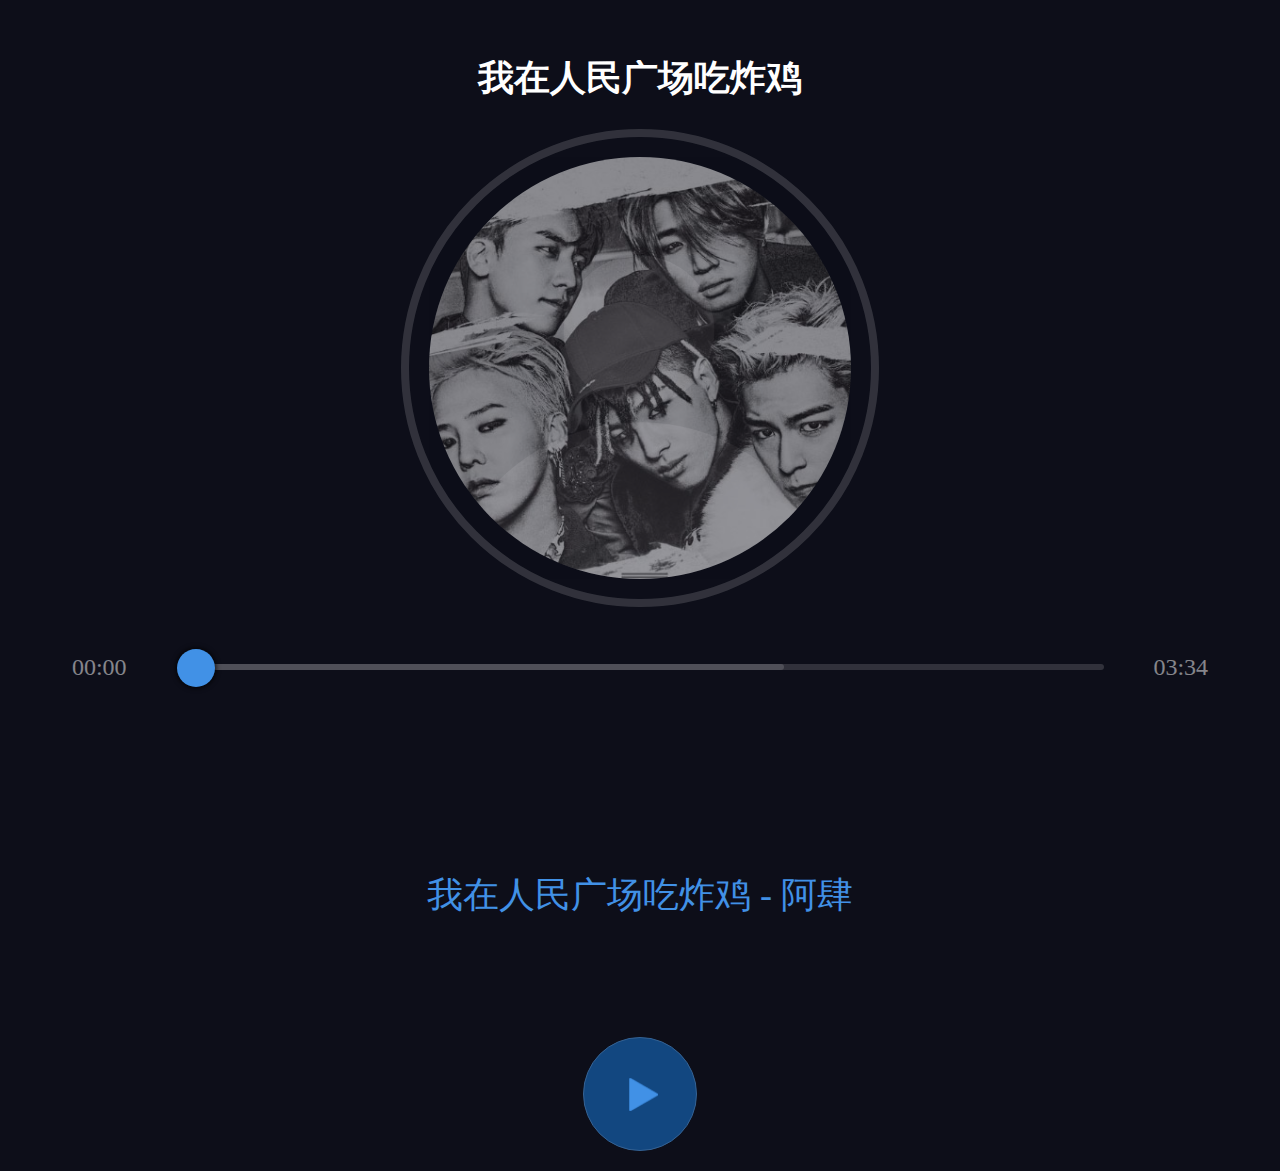
<file: index.html>
<!DOCTYPE html>
<html>
<head>
  <meta charset="UTF-8">
  <meta name="viewport" content="width=device-width, initial-scale=1, user-scalable=no"/>
  <meta name="apple-mobile-web-app-capable" content="yes"/>
  <meta name="apple-mobile-web-app-status-bar-style" content="black"/>
  <meta name="format-detection" content="telephone=no, email=no"/>
  <meta name="renderer" content="webkit">
  <meta http-equiv="X-UA-Compatible" content="IE=edge">
  <meta name="HandheldFriendly" content="true">
  <meta name="MobileOptimized" content="320">
  <meta name="screen-orientation" content="portrait">
  <meta name="x5-orientation" content="portrait">
  <meta name="full-screen" content="yes">
  <meta name="x5-fullscreen" content="true">
  <meta name="browsermode" content="application">
  <meta name="x5-page-mode" content="app">
  <meta name="msapplication-tap-highlight" content="no">
  <title>player-多行歌词</title>
  <link href="./css/index.css" rel="stylesheet">
  <script>
    var width = document.documentElement.clientWidth;
    var height = document.documentElement.clientHeight;
    var devWidth = height > width ? width : height;
    if (devWidth > 750) devWidth = 750; //取短后是否会大于640
    document.documentElement.style.fontSize = devWidth / (750 / 100) + 'px';
  </script>
</head>

<body>
<div class="main">
  <section class="player-wrapper">
    <div class="song-title text-overflow">我在人民广场吃炸鸡</div>
    <div class="player-singer">
      <div class="img-box">
        <img class="hide" src=""/>
      </div>
    </div>
    <div class="player-controls">
      <div class="controls-time" id="time_curr">
        00:00
      </div>
      <div class="controls-progress" id="c_track">
        <div>
          <p id="c_loadprogress"></p>
          <span id="c_progress"></span>
          <div class="progress-btn" id="c_slide">
            <em></em>
          </div>
        </div>
      </div>
      <div class="controls-time tr" id="time_total">
        00:00
      </div>
      <div class="loading-wrapper">
        <div class="loading"></div>
      </div>
    </div>
    <div class="player-lry" id="player_lry_par">
      <div id="player_lry">
      </div>
    </div>
    <div class="btn-box" isPlay="2">
      <div class="player-btn" id="vc_btn_play">
        <p>
          <i class="icon-play"></i>
        </p>
      </div>
      <div class="player-btn hide" id="vc_btn_pause">
        <p>
          <i class="icon-pause"></i>
        </p>
      </div>
    </div>
  </section>
</div>
</body>
<script src="./lib/jquery-1.11.2.min.js"></script>
<script src="./lib/web_VideoPlayer/web_VideoControl.js"></script>
<script src="./lib/web_VideoPlayer/web_VideoPlayer.js"></script>
<script>
  var songlist = ['./assets/阿肆 - 我在人民广场吃炸鸡.mp3'];
  var player = new web_VideoPlayer();
  player.autoplay = false;

  var playerControl = new web_VideoControl(player);
  playerControl.initProgress($('#c_track'), $('#c_slide'), $('#c_progress'), $('#c_loadprogress'));
  var vc_btn_obj = {
    btn_pause: $('#vc_btn_pause'),
    btn_play: $('#vc_btn_play')
  };
  playerControl.initControl(vc_btn_obj);

  var lyricList = {}, lyricTime = [];
  var userAgent = window.navigator.userAgent.toLowerCase();
  var tagMobile = userAgent.match(/Mobile/i);
  if (tagMobile != "mobile") {//移动端
    $('.player-controls .controls-time').css('text-align', 'center');
  }

  var imgSrc = 'img/d0d7e1e4b9b25c126e71847a5948be66.jpg';


  $(function () {

    $('title').text($('.song-title').text());


    $('.img-box img').attr('src', imgSrc).fadeIn(1500);

    $('.btn-box .player-btn:eq(1)').removeClass('hide');

    var p_offset_top = 0, p_height = 0, target_location = 0;

    //媒体的元数据已经加载完毕
    player.addEvent(player.events.loadedmetadata, function (e) {
      $('#time_total').text(playerControl.timeFormat(player.duration));
    });
    //播放
    player.addEvent(player.events.play, function (e) {
      player.autoplay = true;
      //是否播放，1：播放；2，暂停
      $('.btn-box').attr('isPlay', '1');

    });
    //暂定
    player.addEvent(player.events.pause, function (e) {
      //是否播放，1：播放；2，暂停
      $('.btn-box').attr('isPlay', '2');
    });


    player.addEvent(player.events.timeupdate, function (e) {
      $('#time_curr').text(playerControl.timeFormat(e.currentTime));
      $('#time_total').text(playerControl.timeFormat(e.duration));

      //显示歌词
      var currentTime = Math.round(e.currentTime);
      var _index = 0;

      for (var i = 0; i < lyricTime.length; i++) {

        if (lyricTime[i] <= currentTime - 1) {
          $('.player-lry p').removeClass('colorfff');
          $('.player-lry p').eq(i).addClass('colorfff');
          _index = i;
        }
      }

      var box_offset = $("#player_lry").offset().top;
      var p_offset = $('.player-lry p').eq(_index).offset().top;//当前播放位置的偏移量
      targetY = box_offset + (p_offset_top - p_offset) - target_location;
      st();
    });
    var targetY = 0;
    var to;

    function st() {
      if (to) {
        clearTimeout(to);
      }      
      var tt = $("#player_lry").css("top").slice(0, -2);
      var t_of = tt*1 - 5;
      if(Math.abs(tt-targetY)<=5){
        t_of = targetY;
      }
      if(Math.abs(tt-targetY)>$("#player_lry_par").outerHeight(true)/2){
        $("#player_lry").css('top', targetY);
        return;
      }      
      to = setTimeout(function () {
        if (tt > targetY) {
          $("#player_lry").css('top', t_of);
          st();
        }
      }, 60);
    }

    player.addEvent(player.events.seeking, function (e) {
      var isPlay = $('.btn-box').attr('isPlay');
      if (isPlay == 2) {
        return false;
      }
      // console.log('seeking');
      $('.loading').fadeIn(100);
      $('.btn-box .player-btn').css('display', 'none');
      $('.btn-box .player-btn:eq(0)').css('display', '-webkit-box');
      //alert('seeking');

    });

    //在跳跃操作完成时触发
    player.addEvent(player.events.seeked, function (e) {
      $('.loading').fadeOut(100);
      var isPlay = $('.btn-box').attr('isPlay');
      if (isPlay == 2) {
        return false;
      }
      console.log('seeked');
      $('.btn-box .player-btn').css('display', 'none');
      $('.btn-box .player-btn:eq(1)').css('display', '-webkit-box');
    });


    //在媒体数据已经有足够的数据（至少播放数帧）可供播放时触发。这个事件对应CAN_PLAY的readyState。
    player.addEvent(player.events.canplay, function (e) {
      // console.log('canplay');
      $('.loading').fadeOut(100);
    });

    //播放结束
    player.addEvent(player.events.ended, function (e) {
      // console.log('ended');
      $('.btn-box .player-btn').css('display', 'none');
      $('.btn-box .player-btn:eq(0)').css('display', '-webkit-box');
    });


    player.addEvent(player.events.errors, function (e) {
      console.log('errors');
      var isPlay = $('.btn-box').attr('isPlay');
      if (isPlay == 2) {
        return false;
      }
      alert('网络异常');
      $('.loading').fadeIn(100);
      $('.btn-box .player-btn').css('display', 'none');
      $('.btn-box .player-btn:eq(0)').css('display', '-webkit-box');
    });


    player.load(songlist);
    getLyric();

    //获取歌词
    function getLyric() {
      $.ajax({
        type: "get",
        url: "./assets/阿肆我在人民广场吃炸鸡.lrc",
        data: {},
        dataType: "text",
        success: function (data) {
          lyricList = parseLyric(data);
          for (var i = 0; i < lyricTime.length; i++) {
            $('.player-lry div').append('<p>' + lyricList[lyricTime[i]] + '</p>');
          }
          p_offset_top = $('.player-lry p').eq(0).offset().top;
          p_height = $('.player-lry p:eq(0)').outerHeight(true);
          target_location = p_offset_top - p_height;//目标位置的偏移量
        },
        error: function (xhr) {
          console.log('错误');
        }
      });
    }

    //解析歌词
    function parseLyric(lrc) {
      var lyrics = lrc.split("\n");
      var lrcObj = {};
      for (var i = 0; i < lyrics.length; i++) {
        var lyric = decodeURIComponent(lyrics[i]);
        var timeReg = /\[\d*:\d*((\.|\:)\d*)*\]/g;
        var timeRegExpArr = lyric.match(timeReg);
        if (!timeRegExpArr)continue;
        var clause = lyric.replace(timeReg, '');

        for (var k = 0, h = timeRegExpArr.length; k < h; k++) {
          var t = timeRegExpArr[k];
          var min = Number(String(t.match(/\[\d*/i)).slice(1)),
            sec = Number(String(t.match(/\:\d*/i)).slice(1));
          var time = min * 60 + sec; //把时间转换成秒
          if (clause != '') {
            lrcObj[time] = clause;
            lyricTime.push(time);//保存时间
          }
        }
      }
      return lrcObj;
    }


  });
</script>
</html>
</file>
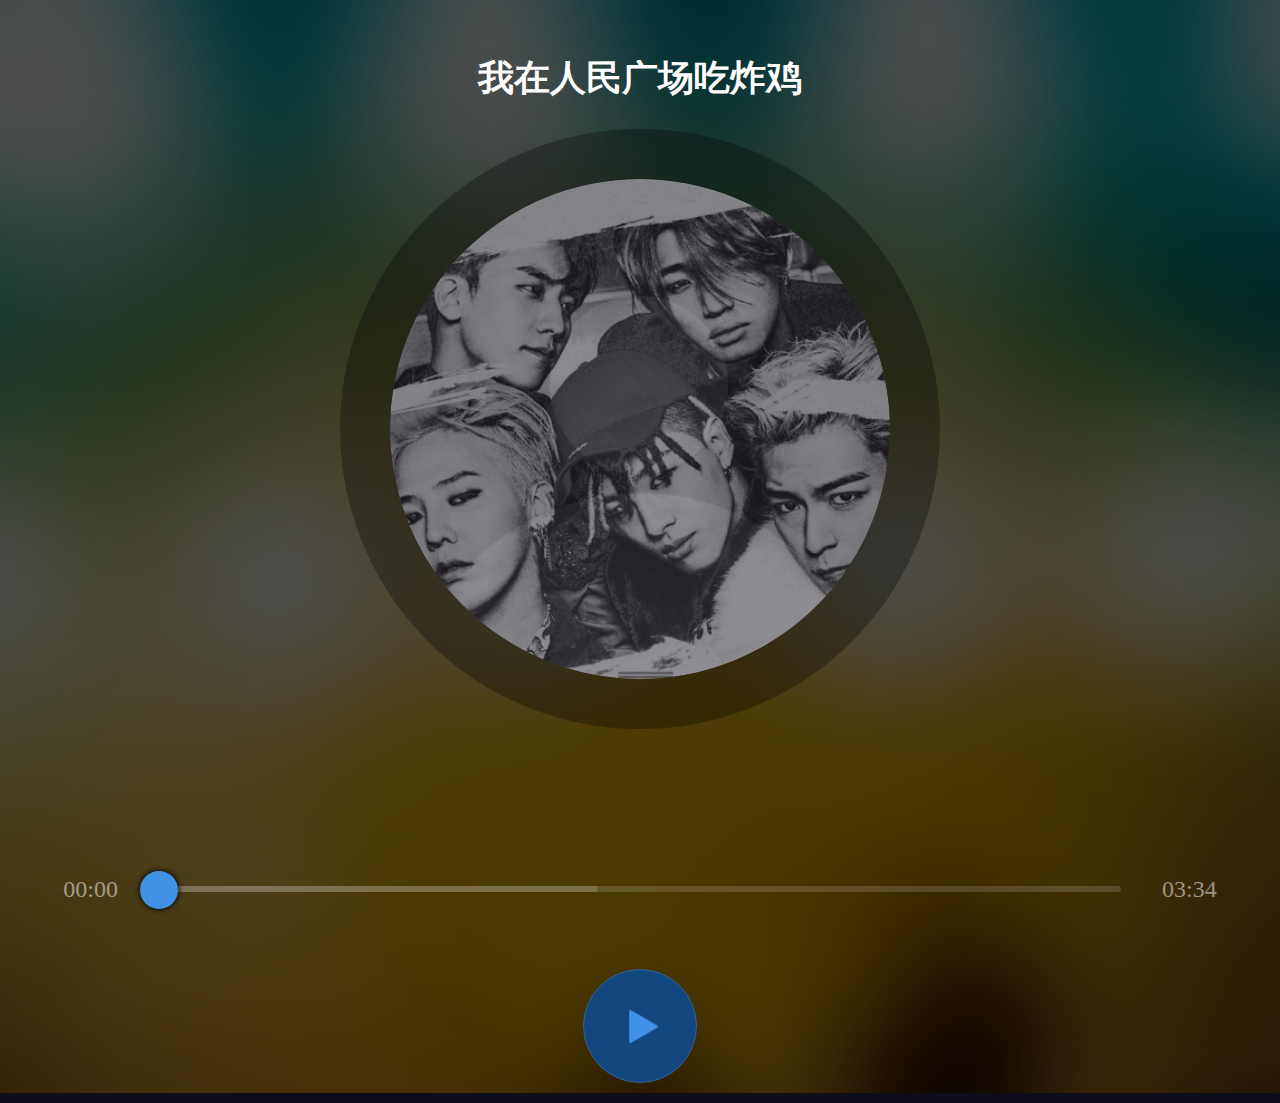
<file: webplayer.html>
<!DOCTYPE html>
<html>
<head>
  <meta charset="UTF-8">
  <meta name="viewport" content="width=device-width, initial-scale=1, user-scalable=no"/>
  <meta name="apple-mobile-web-app-capable" content="yes"/>
  <meta name="apple-mobile-web-app-status-bar-style" content="black"/>
  <meta name="format-detection" content="telephone=no, email=no"/>
  <meta name="renderer" content="webkit">
  <meta http-equiv="X-UA-Compatible" content="IE=edge">
  <meta name="HandheldFriendly" content="true">
  <meta name="MobileOptimized" content="320">
  <meta name="screen-orientation" content="portrait">
  <meta name="x5-orientation" content="portrait">
  <meta name="full-screen" content="yes">
  <meta name="x5-fullscreen" content="true">
  <meta name="browsermode" content="application">
  <meta name="x5-page-mode" content="app">
  <meta name="msapplication-tap-highlight" content="no">
  <title>player-一行歌词</title>
  <link href="./css/player.css" rel="stylesheet">
  <script>
    var width = document.documentElement.clientWidth;
    var height = document.documentElement.clientHeight;
    var devWidth = height > width ? width : height;
    if (devWidth > 750) devWidth = 750; //取短后是否会大于640
    document.documentElement.style.fontSize = devWidth / (750 / 100) + 'px';
  </script>
</head>

<body>
<div class="main">
  <section class="player-wrapper js-wrapper">
    <div class="js-up">
      <div class="song-title text-overflow">我在人民广场吃炸鸡</div>
      <div class="player-singer">
        <div class="img-box">
          <img class="hide" src=""/>
        </div>
      </div>
      <div class="player-lry" id="player_lry_par">
        <div id="player_lry">

        </div>
      </div>
      <div class="player-controls">
        <div class="controls-time" id="time_curr">
          00:00
        </div>
        <div class="controls-progress" id="c_track">
          <div>
            <p id="c_loadprogress"></p>
            <span id="c_progress"></span>
            <div class="progress-btn" id="c_slide">
              <em >&nbsp;</em>
            </div>
          </div>
        </div>
        <div class="controls-time tr" id="time_total">
          00:00
        </div>
        <div class="loading-wrapper">
          <div class="loading"></div>
        </div>
      </div>
    </div>
    <div class="btn-box js-btn" isPlay="2">
      <div class="player-btn" id="vc_btn_play">
        <p>
          <i class="icon-play"></i>
        </p>
      </div>
      <div class="player-btn hide" id="vc_btn_pause">
        <p>
          <i class="icon-pause"></i>
        </p>
      </div>
    </div>
  </section>
</div>
</body>
<script src="./lib/jquery-1.11.2.min.js"></script>
<script src="./lib/web_VideoPlayer/web_VideoControl.js"></script>
<script src="./lib/web_VideoPlayer/web_VideoPlayer.js"></script>
<script>
  var songlist = ['./assets/阿肆 - 我在人民广场吃炸鸡.mp3'];
  var player = new web_VideoPlayer();
  player.autoplay = false;

  var playerControl = new web_VideoControl(player);
  playerControl.initProgress($('#c_track'), $('#c_slide'), $('#c_progress'), $('#c_loadprogress'));
  var vc_btn_obj = {
    btn_pause: $('#vc_btn_pause'),
    btn_play: $('#vc_btn_play')
  };
  playerControl.initControl(vc_btn_obj);

  var lyricList = {}, lyricTime = [];
  var userAgent = window.navigator.userAgent.toLowerCase();
  var tagMobile = userAgent.match(/Mobile/i);
  if (tagMobile != "mobile") {//移动端
    $('.player-controls .controls-time').css('text-align', 'center');
  }

  var imgSrc = 'img/d0d7e1e4b9b25c126e71847a5948be66.jpg';


  $(function () {
    //按钮位置计算
    var wHeight= $('.js-wrapper').height();
    var upHeight= $('.js-up').height();
    var btnHeight= wHeight - upHeight - 30;
    $('.js-btn').css("height",btnHeight+"px");
    $('title').text($('.song-title').text());


    $('.img-box img').attr('src', imgSrc).fadeIn(1500);

    $('.btn-box .player-btn:eq(1)').removeClass('hide');

    //媒体的元数据已经加载完毕
    player.addEvent(player.events.loadedmetadata, function (e) {
      $('#time_total').text(playerControl.timeFormat(player.duration));
    });
    //播放
    player.addEvent(player.events.play, function (e) {
      player.autoplay = true;
      //是否播放，1：播放；2，暂停
      $('.btn-box').attr('isPlay', '1');

    });
    //暂定
    player.addEvent(player.events.pause, function (e) {
      //是否播放，1：播放；2，暂停
      $('.btn-box').attr('isPlay', '2');
    });


    player.addEvent(player.events.timeupdate, function (e) {
      $('#time_curr').text(playerControl.timeFormat(e.currentTime));
      $('#time_total').text(playerControl.timeFormat(e.duration));

      //显示歌词
      var currentTime = Math.round(e.currentTime);
      var _index = 0;
      for (var i = 0; i < lyricTime.length; i++) {
        if (lyricTime[i] <= currentTime) {
          _index = lyricTime[i];
        }
      }
      var lrc = lyricList[_index];
      $('#player_lry').text(lrc);
    });


    player.addEvent(player.events.seeking, function (e) {
      var isPlay = $('.btn-box').attr('isPlay');
      if (isPlay == 2) {
        return false;
      }
      // console.log('seeking');
      $('.loading').fadeIn(100);
      $('.btn-box .player-btn').css('display', 'none');
      $('.btn-box .player-btn:eq(0)').css('display', '-webkit-box');
      //alert('seeking');

    });

    //在跳跃操作完成时触发
    player.addEvent(player.events.seeked, function (e) {
      $('.loading').fadeOut(100);
      var isPlay = $('.btn-box').attr('isPlay');
      if (isPlay == 2) {
        return false;
      }
      console.log('seeked');
      $('.btn-box .player-btn').css('display', 'none');
      $('.btn-box .player-btn:eq(1)').css('display', '-webkit-box');
    });


    //在媒体数据已经有足够的数据（至少播放数帧）可供播放时触发。这个事件对应CAN_PLAY的readyState。
    player.addEvent(player.events.canplay, function (e) {
      // console.log('canplay');
      $('.loading').fadeOut(100);
    });

    //播放结束
    player.addEvent(player.events.ended, function (e) {
      // console.log('ended');
      $('.btn-box .player-btn').css('display', 'none');
      $('.btn-box .player-btn:eq(0)').css('display', '-webkit-box');
    });


    player.addEvent(player.events.errors, function (e) {
      console.log('errors');
      var isPlay = $('.btn-box').attr('isPlay');
      if (isPlay == 2) {
        return false;
      }
      alert('网络异常');
      $('.loading').fadeIn(100);
      $('.btn-box .player-btn').css('display', 'none');
      $('.btn-box .player-btn:eq(0)').css('display', '-webkit-box');
    });


    player.load(songlist);
    getLyric();

    //获取歌词
    function getLyric() {
      $.ajax({
        type: "get",
        url: "./assets/阿肆我在人民广场吃炸鸡.lrc",
        data: {},
        dataType: "text",
        success: function (data) {
          lyricList = parseLyric(data);
          $('.loading').fadeOut(100);
          /*for (var i = 0; i < lyricTime.length; i++) {
            $('.player-lry div').append('<p>' + lyricList[lyricTime[i]] + '</p>');
          }*/
        },
        error: function (xhr) {
          console.log('错误');
        }
      });
    }

    //解析歌词
    function parseLyric(lrc) {
      var lyrics = lrc.split("\n");
      var lrcObj = {};
      for (var i = 0; i < lyrics.length; i++) {
        var lyric = decodeURIComponent(lyrics[i]);
        var timeReg = /\[\d*:\d*((\.|\:)\d*)*\]/g;
        var timeRegExpArr = lyric.match(timeReg);
        if (!timeRegExpArr)continue;
        var clause = lyric.replace(timeReg, '');

        for (var k = 0, h = timeRegExpArr.length; k < h; k++) {
          var t = timeRegExpArr[k];
          var min = Number(String(t.match(/\[\d*/i)).slice(1)),
            sec = Number(String(t.match(/\:\d*/i)).slice(1));
          var time = min * 60 + sec; //把时间转换成秒
          if (clause != '') {
            lrcObj[time] = clause;
            lyricTime.push(time);//保存时间
          }
        }
      }
      return lrcObj;
    }


  });
</script>
</html>
</file>
<file: css/index.css>
* {
  vertical-align: baseline;
  font-weight: inherit;
  font-family: inherit;
  font-style: inherit;
  font-size: 100%;
  outline: 0;
  padding: 0;
  margin: 0;
  border: 0;
  line-height: 1;
  box-sizing: border-box;
  -webkit-box-sizing: border-box;
  -webkit-tap-highlight-color: rgba(255, 0, 0, 0);
}

html,
body,
.main {
  font-family: "微软雅黑";
  width: 100%;
  height: 100%;
  background: #0d0e19;
  color: #fff;
}

.main {
  position: relative;
}

.main .hide {
  display: none;
}

.main .text-overflow {
  white-space: nowrap;
  overflow: hidden;
  text-overflow: ellipsis;
}

.main .tr {
  text-align: right;
}

/*-------song-wrapper---------*/
.main .player-wrapper {
  position: relative;
  width: 100%;
  height: 100%;
  padding: .6rem 0.22rem 0rem;
}

.player-wrapper .song-title {
  width: 100%;
  text-align: center;
  font-size: .36rem;
  font-weight: bold;
  padding: 0 0 3px;
  margin-bottom: .3rem;
}

.player-wrapper .player-singer {
  margin: 0 auto;
  width: 4.78rem;
  height: 4.78rem;
  border: .08rem solid rgba(255, 255, 255, .15);
  border-radius: 100%;
  overflow: hidden;
  padding: 0.2rem;
}

.player-singer .img-box {
  width: 100%;
  height: 100%;
  border-radius: 100%;
  transform-origin: 50% 50%;
  background: url(../img/default.png) 0 0 no-repeat;
  background-size: 100% 100%;
}

.player-wrapper .player-singer img {
  width: 100%;
  height: 100%;
  border-radius: 100%;
}

.player-wrapper .player-controls {
  font-size: .24rem;
  color: rgba(255, 255, 255, .5);
  display: -webkit-box;
  width: 100%;
  -webkit-box-sizing: border-box;
  height: 1.2rem;
  -webkit-box-align: center;
  margin-bottom: 0.1rem;
  position: relative;
}

.player-wrapper .player-controls .controls-time {
  float: none;
  -webkit-box-flex: 1;
  width: 0;
}

.player-wrapper .player-controls .controls-progress {
  float: none;
  -webkit-box-flex: 6;
  width: 0;
  display: -webkit-box;
  -webkit-box-sizing: border-box;
  height: 100%;
  -webkit-box-align: center;;
  cursor: pointer;
}

.controls-progress > div {
  width: 100%;
  background: rgba(255, 255, 255, .15);
  height: 0.06rem;
  border-radius: 8px;
  position: relative;
}

.controls-progress p {
  width: 1px;
  background: rgba(255, 255, 255, .15);
  height: 100%;
  border-radius: 8px;
}

.controls-progress span {
  width: 1px;
  background: #124780;
  height: 100%;
  border-radius: 8px;
  display: block;
  position: absolute;
  top: 0;
}

.progress-btn {
  width: .76rem;
  height: .76rem;
  position: absolute;
  top: -.34rem;
  left: -10.512px;
  padding: .19rem;
}

.progress-btn em {
  width: .38rem;
  height: .38rem;
  background: #4191e6;
  border-radius: 100%;
  box-shadow: 0 0 5px 1px rgba(0, 0, 0, .8);
  display: block;
}

.player-wrapper .player-lry {
  text-align: center;
  width: 100%;
  padding: 0.1rem 0.4rem;
  font-size: .36rem;
  color: #4191E6;
  overflow: hidden;
  height: 2.1rem;
  margin-bottom: .7rem;
  position: relative;
  top: 0;
  left: 0;
}

.player-lry div {
  text-align: center;
  width: 100%;
  position: absolute;
  left: 0;
  top: 1.35rem;
}

.player-wrapper .player-lry p {
  margin-bottom: 0.35rem;
  white-space: nowrap;
  word-break: break-all;
  padding:0.05rem 0;
}

.colorfff {
  color: #fff;
}

.player-btn {
  width: 1.54rem;
  padding: 0.2rem;
  margin: 0 auto;
}

.player-btn p {
  width: 100%;
  height: 1.14rem;
  border: 1px solid #356293;
  background: #124780;
  border-radius: 100%;
  cursor: pointer;
}

.player-btn i {
  width: .38rem;
  height: .38rem;
  display: block;
  margin: 0.38rem auto 0;
}

.icon-play {;
  background: url(../img/public_play.png) no-repeat;
  background-size: 100%;
}

.icon-pause {;
  background: url(../img/public_pause.png) no-repeat;
  background-size: 100%;
}

/*loading*/
.loading-wrapper {
  width: 100%;
  position: absolute;
  height: 1px;
  top: 0;
  left: 0;
  z-index: 3;
}

.loading {
  width: 0.49rem;
  height: 0.49rem;
  background: url(../img/loading.png) no-repeat;
  background-size: 100%;
  position: absolute;
  top: 0;
  left: 50%;
  margin-left: -0.24rem;
  margin-top: -0.24rem;
  animation: loading 1.9s linear infinite forwards;
  -webkit-animation: loading 1.9s linear infinite;
}

@keyframes loading {
  0% {
    transform: rotate(0deg);
  }
  100% {
    transform: rotate(360deg);
  }
}

@-webkit-keyframes loading {
  0% {
    -webkit-transform: rotate(0deg);
  }
  100% {
    -webkit-transform: rotate(360deg);
  }
}
</file>
<file: css/player.css>
* {
  vertical-align: baseline;
  font-weight: inherit;
  font-family: inherit;
  font-style: inherit;
  font-size: 100%;
  outline: 0;
  padding: 0;
  margin: 0;
  border: 0;
  line-height: 1;
  box-sizing: border-box;
  -webkit-box-sizing: border-box;
  -webkit-tap-highlight-color: rgba(255, 0, 0, 0);
}

html,
body,
.main {
  font-family: "微软雅黑";
  width: 100%;
  height: 100%;
  background: #0d0e19;
  color: #fff;
}

.main {
  position: relative;
}

.main .hide {
  display: none;
}

.main .text-overflow {
  white-space: nowrap;
  overflow: hidden;
  text-overflow: ellipsis;
}

.main .tr {
  text-align: right;
}

/*-------song-wrapper---------*/
.main .player-wrapper {
  position: relative;
  width: 100%;
  min-height: 100%;
  padding: .6rem 0.22rem 0rem;
  background: url("../img/preview_fault.png") no-repeat;
  background-size: cover;
}

.player-wrapper .song-title {
  width: 100%;
  text-align: center;
  font-size: .36rem;
  font-weight: bold;
  padding: 0 0 3px;
  margin-bottom: .3rem;
}

.player-wrapper .player-singer {
  margin: 0 auto;
  width: 6rem;
  height: 6rem;
  border: .5rem solid rgba(0, 0, 0, .30);
  border-radius: 100%;
  overflow: hidden;
  margin-bottom: 0.5rem; 
}

.player-singer .img-box {
  width: 100%;
  height: 100%;
  border-radius: 100%;
  transform-origin: 50% 50%;
  background: url(../img/default.png) 0 0 no-repeat;
  background-size: 100% 100%;
}

.player-wrapper .player-singer img {
  width: 100%;
  height: 100%;
  border-radius: 100%;
}

.player-wrapper .player-controls {
  font-size: .24rem;
  color: rgba(255, 255, 255, .5);
  display: -webkit-box;
  width: 100%;
  -webkit-box-sizing: border-box;
  height: 1.2rem;
  -webkit-box-align: center;
  margin-bottom: 0.1rem;
  position: relative;
}

.player-wrapper .player-controls .controls-time {
  float: none;
  -webkit-box-flex: 1;
  width: 0;
}

.player-wrapper .player-controls .controls-progress {
  float: none;
  -webkit-box-flex: 5;
  width: 0;
  display: -webkit-box;
  -webkit-box-sizing: border-box;
  height: 100%;
  -webkit-box-align: center;;
  cursor: pointer;
}

@media only screen
and (min-device-width : 800px){
  .player-wrapper .player-controls .controls-progress {
    -webkit-box-flex: 6;
  }
}

@media only screen
and (min-device-width : 1200px){
  .player-wrapper .player-controls .controls-progress {
    -webkit-box-flex: 7;
  }
}




.controls-progress > div {
  width: 100%;
  background: rgba(255, 255, 255, .15);
  height: 0.06rem;
  border-radius: 8px;
  position: relative;
}

.controls-progress p {
  width: 1px;
  background: rgba(255, 255, 255, .15);
  height: 100%;
  border-radius: 8px;
}

.controls-progress span {
  width: 1px;
  background: #124780;
  height: 100%;
  border-radius: 8px;
  display: block;
  position: absolute;
  top: 0;
}

.progress-btn {
  width: .8rem;
  height: .8rem;
  position: relative;
  left: -20px;
  top:-.42rem;
  display: -webkit-box;
  display: -moz-box;
  display: -o-box;
  display: box;
  -webkit-box-pack: center;
  -moz-box-pack: center;
  -o-box-pack: center;
  box-pack: center;
  -webkit-box-align: center;
  -moz-box-align: center;
  -o-box-align: center;
  box-align: center;
}

.progress-btn em {
  width: .38rem;
  height: .38rem;
  background: #4191e6;
  border-radius: 100%;
  box-shadow: 0 0 5px 1px rgba(0, 0, 0, .8);
  display: block;
}

.player-wrapper .player-lry {
  text-align: center;
  width: 100%;
  padding: 0.1rem 0.4rem;
  font-size: .36rem;
  color: #4191E6;
  overflow: hidden;
  position: relative;    
  height: 0.5rem;
}

.player-lry div {
  text-align: center;
  width: 100%;
  /*position: absolute;
  left: 0;
  top: 1.35rem;*/
}

.player-wrapper .player-lry p {
  margin-bottom: 0.35rem;
  white-space: nowrap;
  word-break: break-all;
  padding:0.05rem 0;
}

.colorfff {
  color: #fff;
}
.btn-box{
    display: -webkit-box;
    width: 100%;
    -webkit-box-sizing: border-box;
    -webkit-box-align: center;
}
.player-btn {
  width: 1.54rem;
  padding: 0.2rem;
  margin: 0 auto;
}

.player-btn p {
  width: 100%;
  height: 1.14rem;
  border: 1px solid #356293;
  background: #124780;
  border-radius: 100%;
  cursor: pointer;
}

.player-btn i {
  width: .38rem;
  height: .38rem;
  display: block;
  margin: 0.38rem auto 0;
}

.icon-play {;
  background: url(../img/public_play.png) no-repeat;
  background-size: 100%;
}

.icon-pause {;
  background: url(../img/public_pause.png) no-repeat;
  background-size: 100%;
}

/*loading*/
.loading-wrapper {
  width: 100%;
  position: absolute;
  height: 1px;
  top: -0.72rem;
  left: 0;
  z-index: 3;
}

.loading {
  width: 0.49rem;
  height: 0.49rem;
  background: url(../img/loading.png) no-repeat;
  background-size: 100%;
  position: absolute;
  top: 0;
  left: 50%;
  margin-left: -0.24rem;
  margin-top: -0.24rem;
  animation: loading 1.9s linear infinite forwards;
  -webkit-animation: loading 1.9s linear infinite;
}

@keyframes loading {
  0% {
    transform: rotate(0deg);
  }
  100% {
    transform: rotate(360deg);
  }
}

@-webkit-keyframes loading {
  0% {
    -webkit-transform: rotate(0deg);
  }
  100% {
    -webkit-transform: rotate(360deg);
  }
}
</file>
